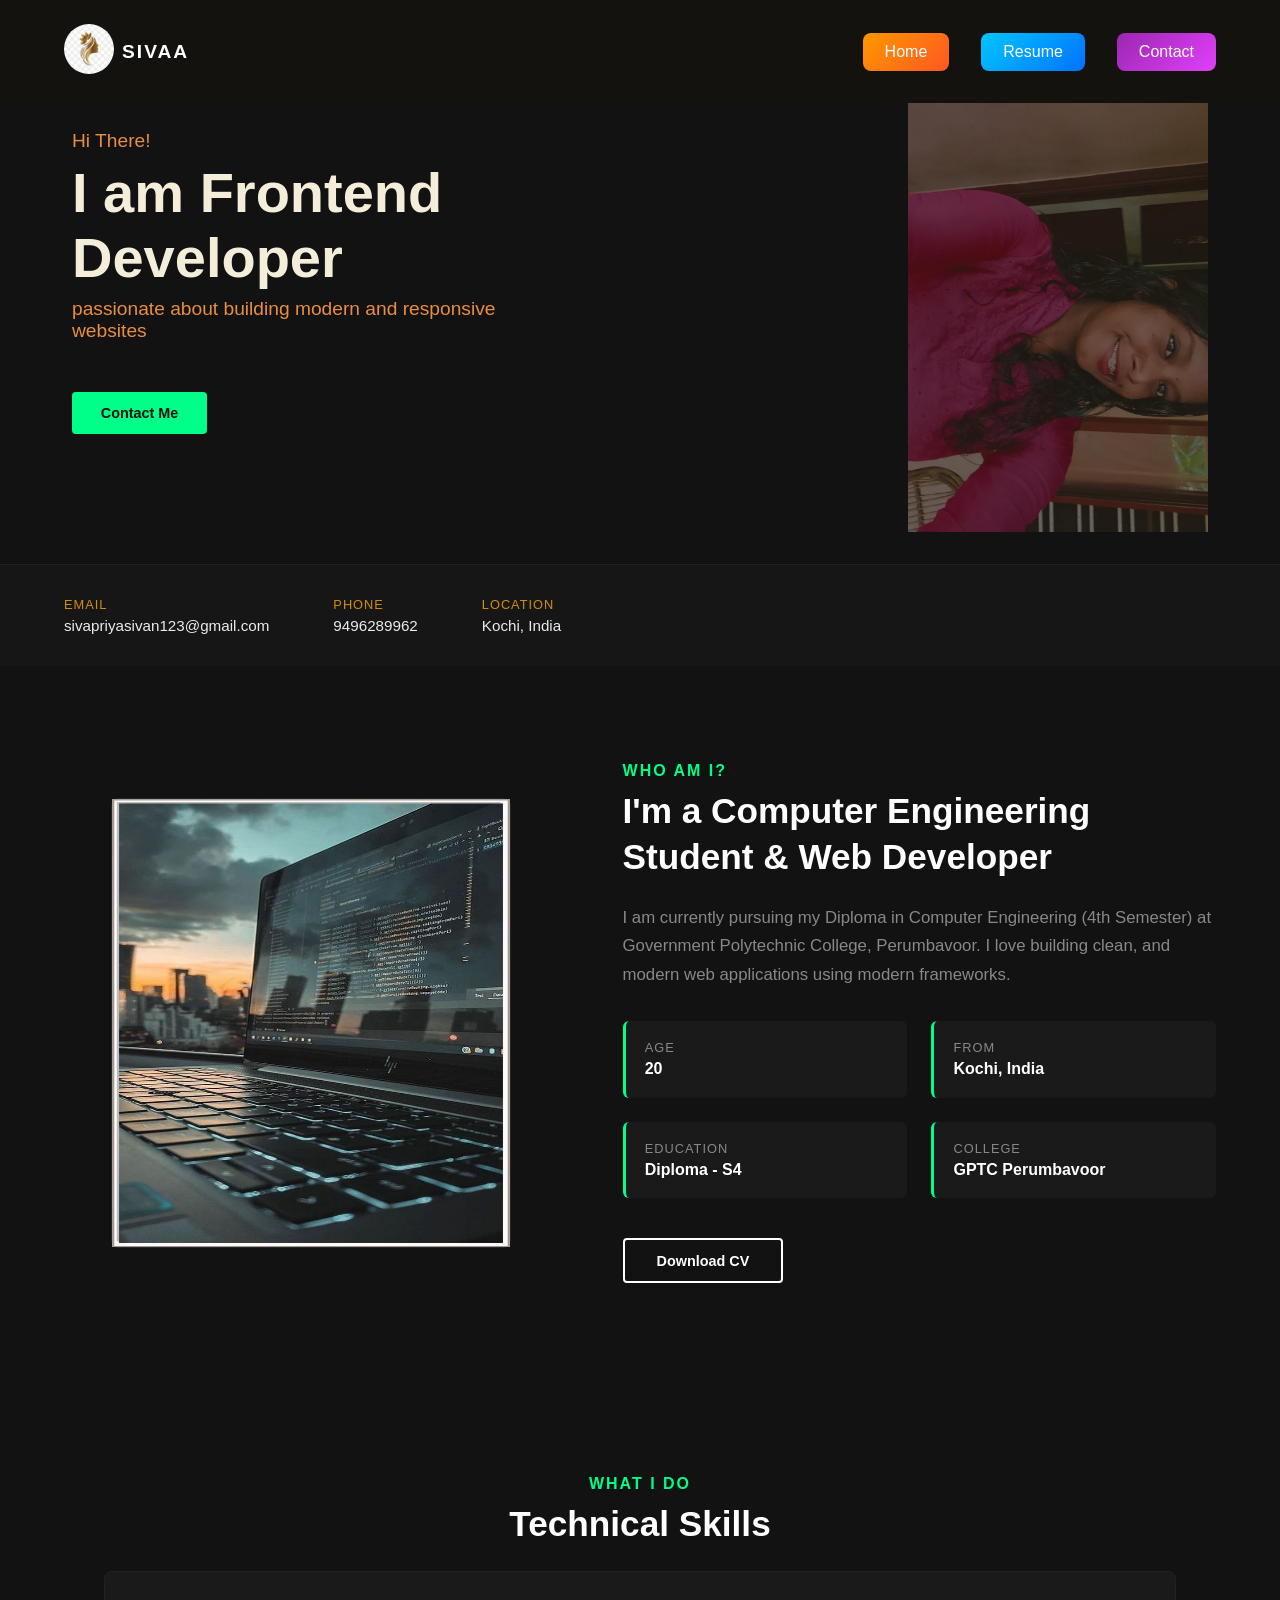
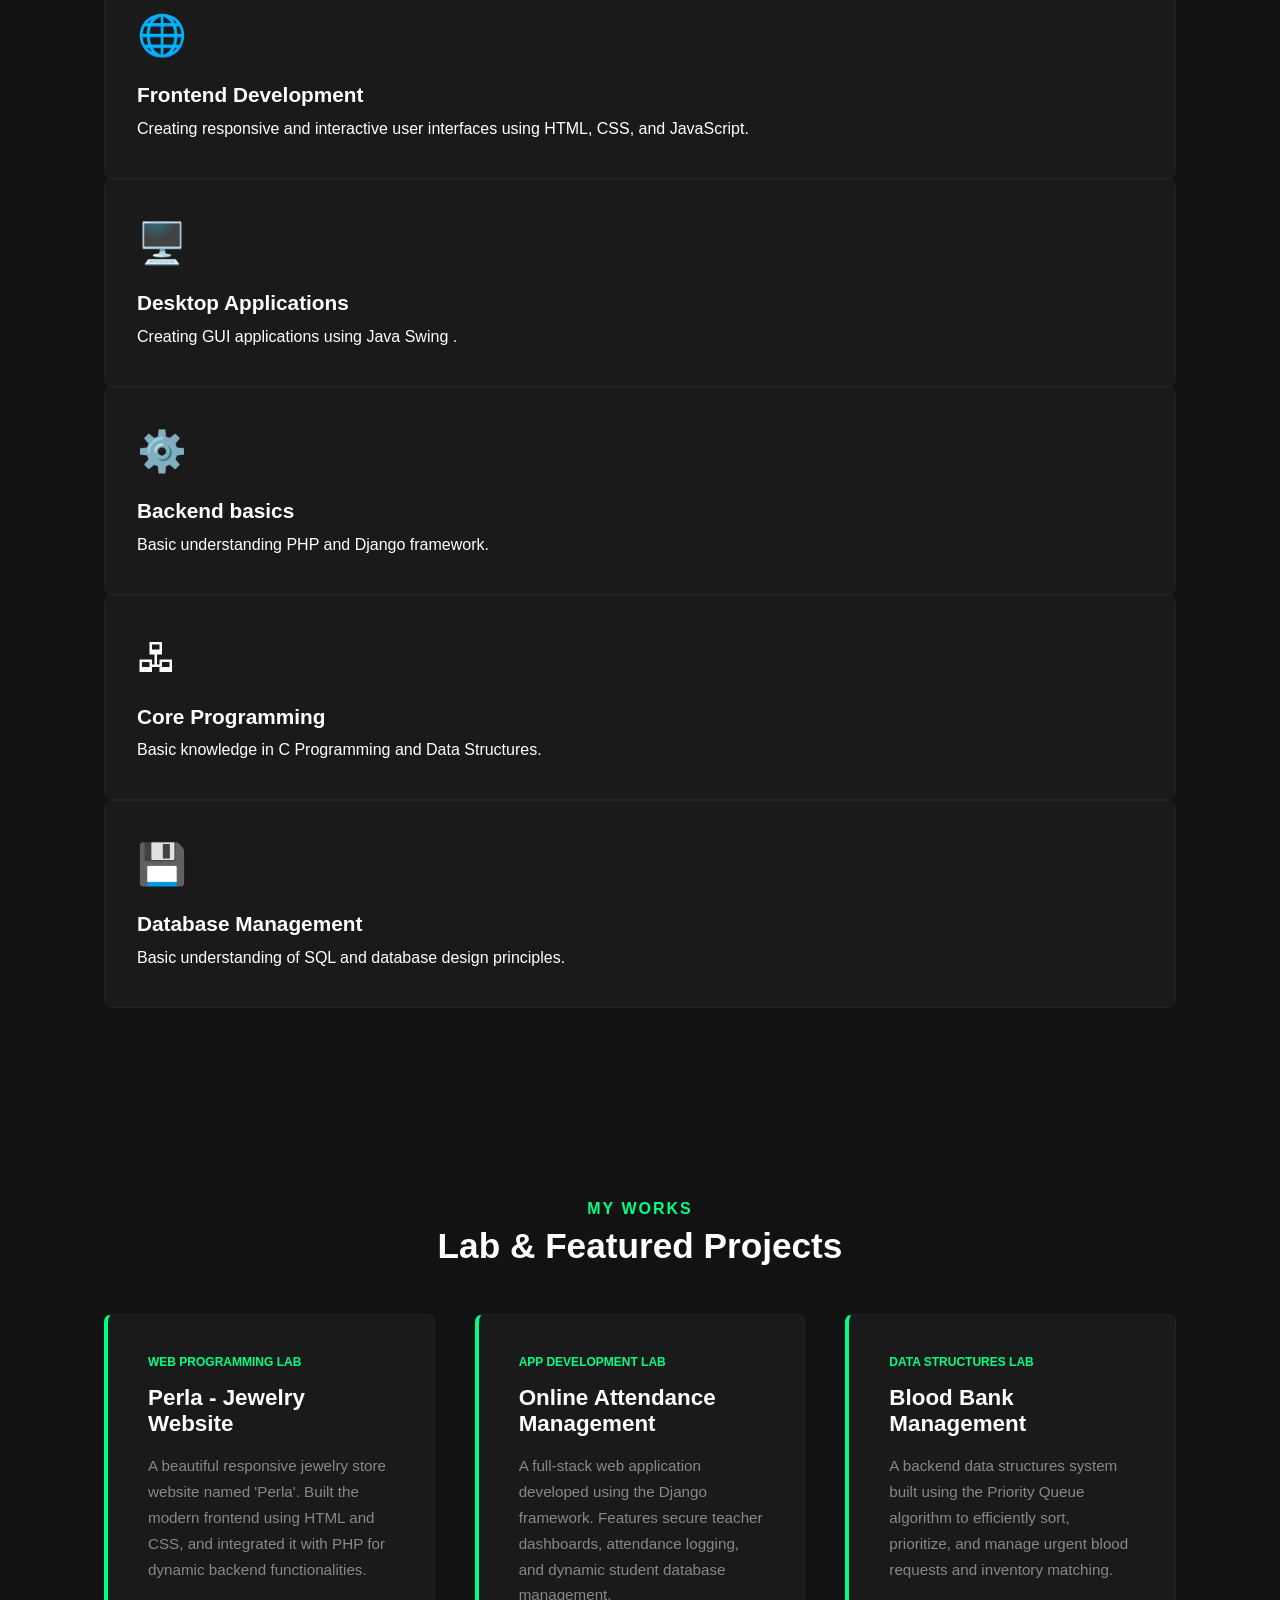
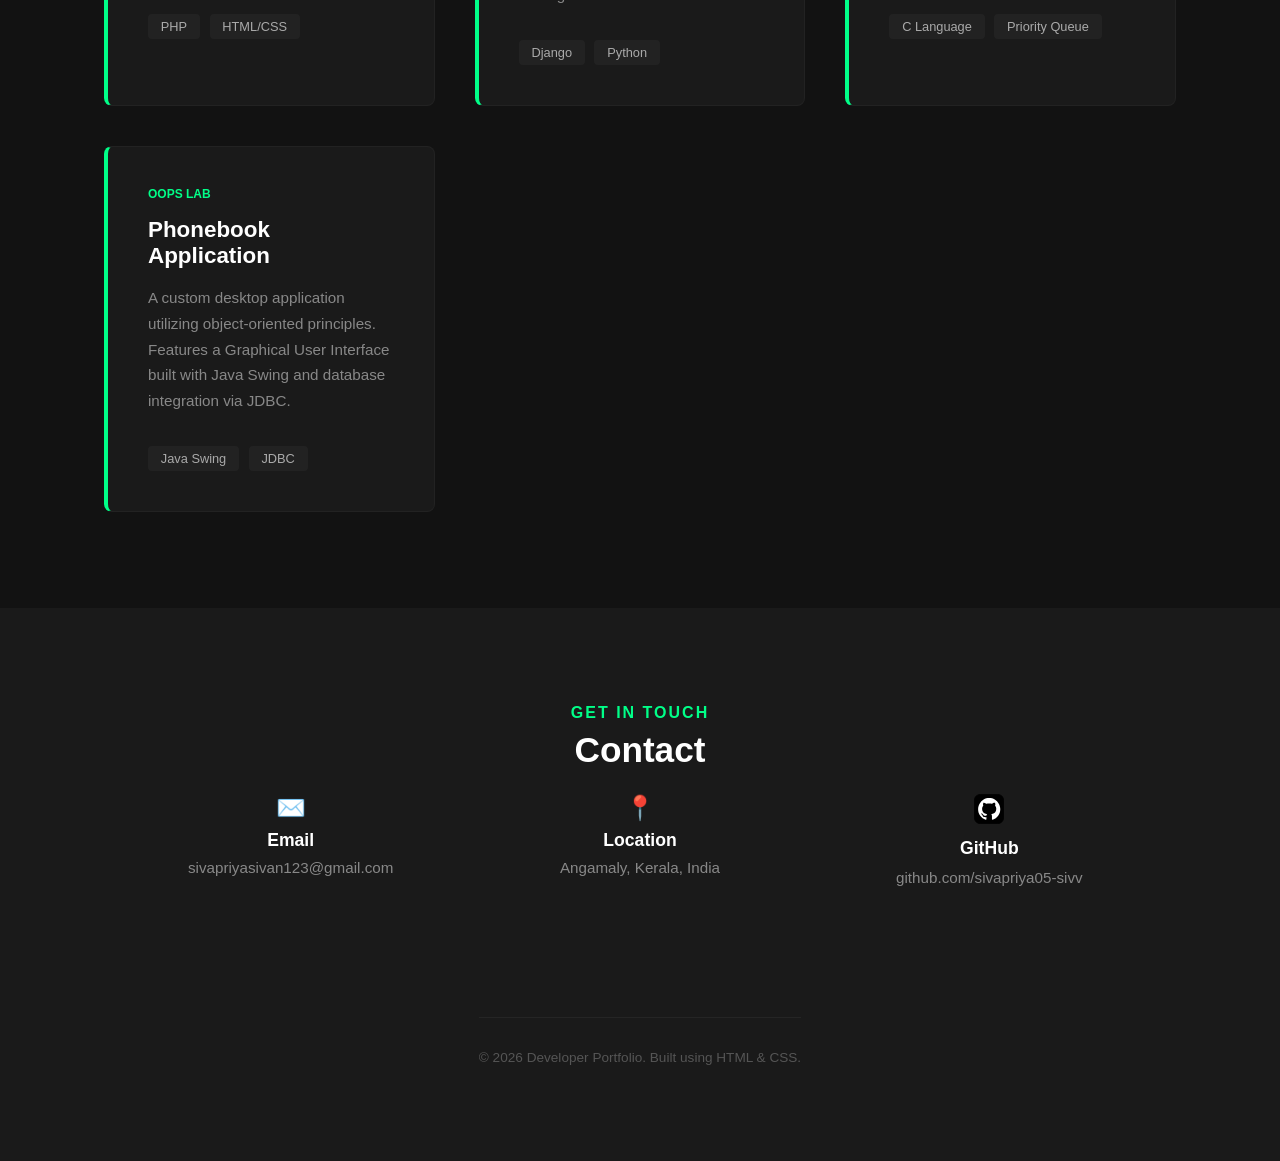
<file: index.html>
<!DOCTYPE html>
<html lang="en">
<head>
    <meta charset="UTF-8">
    <meta name="viewport" content="width=device-width, initial-scale=1.0">
    <title>PORTFOLIO</title>
    <link rel="stylesheet" href="style.css">
</head>
<body>
    <body>
    <nav class="navbar">
        
        <div class="logo">
            <span class="logo-icon">
                <img src="logo.jpg" alt="Logo" width="50" height="50" style="border-radius: 50%;">
            </span>
            SIVAA
        </div>

        <div class="nav-links">

            <a href="index.html">
                <button style="background: linear-gradient(135deg, #ff9800, #ff5722); color: white;border: none;padding: 10px 22px;border-radius: 8px;
                        cursor: pointer;font-size: 16px;transition: 0.3s;box-shadow: #ff5722;">Home</button></a>

            <a href="resume.html" target="_blank">
                <button style="background: linear-gradient(135deg, #00c6ff, #0072ff);color: white;border: none;padding: 10px 22px;border-radius: 8px;
                        cursor: pointer;font-size: 16px;transition: 0.3s;">Resume</button></a>

            <a href="#contact">
                <button style="background: linear-gradient(135deg, #9c27b0, #e040fb);color: white;border: none;padding: 10px 22px;border-radius: 8px;
                        cursor: pointer;font-size: 16px;transition: 0.3s;">Contact</button></a>
            </div>
    </nav>

    
        <div class="container">
            
            <div class="hero-text">
                <p style="font-size: 1.2rem;color:#e88d43; margin-bottom: 0.5rem;">Hi There!</p>
                <h1 style="font-size: 3.5rem;font-weight: bold;margin-bottom: 0.5rem;color:#f4edd9;">I am  <span >Frontend Developer</span></h1>
                <p style="font-size: 1.2rem;
                 color:#e88d43;
                 margin-bottom: 2rem;" >passionate about building modern and  responsive websites</p>
                <br>
                <a href="#contact" class="btn-contact">Contact Me</a>
            </div>

            <div class="hero-image">
                <div class="image-placeholder"><img src="cutieee.jpeg" alt="Hero Image" width="300" height="500"></div>
            </div>

        </div>

        <div class="hero-info">
            <div class="info-item">
                <span class="info-label">Email</span>
                <span class="info-value">sivapriyasivan123@gmail.com</span>
            </div>
            <div class="info-item">
                <span class="info-label">Phone</span>
                <span class="info-value">9496289962</span>
            </div>
            <div class="info-item">
                <span class="info-label">Location</span>
                <span class="info-value">Kochi, India</span>
            </div>
        </div>
       <div id="resume" class="about-section">
    
        <div class="about-container">
            
            <div class="about-image-box">
                <div class="about-img-placeholder"><img src="about.jpg" alt="About Image" width="100%" height="100%"></div>
            </div>

            <div class="about-content-box">
                <p style="font-size: 1rem;color: #00ff88;font-weight: 600;text-transform: uppercase;letter-spacing: 2px;margin-bottom: 0.5rem;">Who am I?</p>
                <h2 style=" font-size: 2.2rem;font-weight: 700;line-height: 1.3;margin-bottom: 1.5rem;">I'm a Computer Engineering Student & Web Developer</h2>
                <p style="color:#888888;font-size: 1.05rem;line-height: 1.7;margin-bottom: 2rem;">
                    I am currently pursuing my Diploma in Computer Engineering (4th Semester) at Government Polytechnic College, Perumbavoor. I love building clean, and modern web applications using modern frameworks.
                </p>

                <div class="about-details-grid">
                    <div class="detail-card">
                        <span class="card-label">Age</span>
                        <span class="card-value">20</span>
                    </div>
                    <div class="detail-card">
                        <span class="card-label">From</span>
                        <span class="card-value">Kochi, India</span>
                    </div>
                    <div class="detail-card">
                        <span class="card-label">Education</span>
                        <span class="card-value">Diploma - S4</span>
                    </div>
                    <div class="detail-card">
                        <span class="card-label">College</span>
                        <span class="card-value">GPTC Perumbavoor</span>
                    </div>
                </div>

                <a href="resume.pdf" target="_blank" class="btn-download" download>Download CV</a>
            </div>

        </div>
    </div>
   <div id="skills" class="skills-section">
        <p style="font-size: 1rem;color: #00ff88;font-weight: 600;text-transform: uppercase;letter-spacing: 2px;margin-bottom: 0.5rem;">What I Do</p>
        <h2 style=" font-size: 2.2rem;font-weight: 700;line-height: 1.3;margin-bottom: 1.5rem;">Technical Skills</h2>

    
        

            <div class="skill-card">
                <div class="skill-icon">🌐</div>
                <h3>Frontend Development</h3>
                <p>Creating responsive and interactive user interfaces using HTML, CSS, and JavaScript.</p>
            </div>

            <div class="skill-card">
                <div class="skill-icon">🖥️</div>
                <h3>Desktop Applications</h3>
                <p>Creating GUI applications using Java Swing .</p>
            </div>
            <div class="skill-card">
                <div class="skill-icon">⚙️</div>
                <h3>Backend basics</h3>
                <p>Basic understanding PHP  and Django framework.</p>
            </div>
            <div class="skill-card">
                <div class="skill-icon">🖧</div>
                <h3>Core Programming</h3>
                <p> Basic knowledge in C Programming and  Data Structures.</p>
            </div>

            <div class="skill-card">
                <div class="skill-icon">💾</div>
                <h3>Database Management</h3>
                <p>Basic understanding of SQL and database design principles.</p>
            </div>
             
        
        </div>
    </div>  

    <div id="portfolio" style="padding: 6rem 4rem; background-color: #121212; max-width: 1200px; margin: 0 auto;">
        <p style="font-size: 1rem; color: #00ff88; font-weight: 600; text-transform: uppercase; letter-spacing: 2px; text-align: center; margin-bottom: 0.5rem;">My Works</p>
        <h2 style="font-size: 2.2rem; font-weight: 700; text-align: center; color: #ffffff; margin-bottom: 3rem;">Lab & Featured Projects</h2>

        <div style="display: grid; grid-template-columns: repeat(auto-fit, minmax(300px, 1fr)); gap: 2.5rem;">
            
            <div style="background-color: #1a1a1a; padding: 2.5rem; border-radius: 8px; border: 1px solid #222222; border-left: 4px solid #00ff88;">
                <p style="font-size: 0.75rem; color: #00ff88; font-weight: 600; text-transform: uppercase; margin-bottom: 1rem;">Web Programming Lab</p>
                <h3 style="font-size: 1.4rem; font-weight: 600; margin-bottom: 1rem; color: #ffffff;">Perla - Jewelry Website</h3>
                <p style="font-size: 0.95rem; color: #888888; line-height: 1.7; margin-bottom: 2rem;">A beautiful responsive jewelry store website named 'Perla'. Built the modern frontend using HTML and CSS, and integrated it with PHP for dynamic backend functionalities.</p>
                <div style="display: flex; gap: 0.6rem;">
                    <span style="font-size: 0.8rem; color: #aaaaaa; background-color: #222222; padding: 0.3rem 0.8rem; border-radius: 4px;">PHP</span>
                    <span style="font-size: 0.8rem; color: #aaaaaa; background-color: #222222; padding: 0.3rem 0.8rem; border-radius: 4px;">HTML/CSS</span>
                </div>
            </div>

            <div style="background-color: #1a1a1a; padding: 2.5rem; border-radius: 8px; border: 1px solid #222222; border-left: 4px solid #00ff88;">
                <p style="font-size: 0.75rem; color: #00ff88; font-weight: 600; text-transform: uppercase; margin-bottom: 1rem;">App Development Lab</p>
                <h3 style="font-size: 1.4rem; font-weight: 600; margin-bottom: 1rem; color: #ffffff;">Online Attendance Management</h3>
                <p style="font-size: 0.95rem; color: #888888; line-height: 1.7; margin-bottom: 2rem;">A full-stack web application developed using the Django framework. Features secure teacher dashboards, attendance logging, and dynamic student database management.</p>
                <div style="display: flex; gap: 0.6rem;">
                    <span style="font-size: 0.8rem; color: #aaaaaa; background-color: #222222; padding: 0.3rem 0.8rem; border-radius: 4px;">Django</span>
                    <span style="font-size: 0.8rem; color: #aaaaaa; background-color: #222222; padding: 0.3rem 0.8rem; border-radius: 4px;">Python</span>
                </div>
            </div>

            <div style="background-color: #1a1a1a; padding: 2.5rem; border-radius: 8px; border: 1px solid #222222; border-left: 4px solid #00ff88;">
                <p style="font-size: 0.75rem; color: #00ff88; font-weight: 600; text-transform: uppercase; margin-bottom: 1rem;">Data Structures Lab</p>
                <h3 style="font-size: 1.4rem; font-weight: 600; margin-bottom: 1rem; color: #ffffff;">Blood Bank Management</h3>
                <p style="font-size: 0.95rem; color: #888888; line-height: 1.7; margin-bottom: 2rem;">A backend data structures system built using the Priority Queue algorithm to efficiently sort, prioritize, and manage urgent blood requests and inventory matching.</p>
                <div style="display: flex; gap: 0.6rem;">
                    <span style="font-size: 0.8rem; color: #aaaaaa; background-color: #222222; padding: 0.3rem 0.8rem; border-radius: 4px;">C Language</span>
                    <span style="font-size: 0.8rem; color: #aaaaaa; background-color: #222222; padding: 0.3rem 0.8rem; border-radius: 4px;">Priority Queue</span>
                </div>
            </div>

            <div style="background-color: #1a1a1a; padding: 2.5rem; border-radius: 8px; border: 1px solid #222222; border-left: 4px solid #00ff88;">
                <p style="font-size: 0.75rem; color: #00ff88; font-weight: 600; text-transform: uppercase; margin-bottom: 1rem;">OOPs Lab</p>
                <h3 style="font-size: 1.4rem; font-weight: 600; margin-bottom: 1rem; color: #ffffff;">Phonebook Application</h3>
                <p style="font-size: 0.95rem; color: #888888; line-height: 1.7; margin-bottom: 2rem;">A custom desktop application utilizing object-oriented principles. Features a Graphical User Interface built with Java Swing and database integration via JDBC.</p>
                <div style="display: flex; gap: 0.6rem;">
                    <span style="font-size: 0.8rem; color: #aaaaaa; background-color: #222222; padding: 0.3rem 0.8rem; border-radius: 4px;">Java Swing</span>
                    <span style="font-size: 0.8rem; color: #aaaaaa; background-color: #222222; padding: 0.3rem 0.8rem; border-radius: 4px;">JDBC</span>
                </div>
            </div>

        </div>
    </div>
    <div id="contact" style="padding: 6rem 4rem; background-color: #1a1a1a; text-align: center;">
        <p style="font-size: 1rem; color: #00ff88; font-weight: 600; text-transform: uppercase; letter-spacing: 2px; margin-bottom: 0.5rem;">Get In Touch</p>
        <h2 style="font-size: 2.2rem; font-weight: 700; color: #ffffff; margin-bottom: 1.5rem;">Contact</h2>
    

        <div style="display: flex; flex-wrap: wrap; justify-content: center; gap: 3rem; max-width: 1000px; margin: 0 auto;">
            
            <div style="flex: 1; min-width: 250px; text-align: center;">
                <p style="font-size: 1.5rem; margin-bottom: 0.5rem;">✉️</p>
                <h4 style="font-size: 1.1rem; color: #ffffff; margin-bottom: 0.5rem;">Email</h4>
                <p style="font-size: 0.95rem; color: #888888;">sivapriyasivan123@gmail.com</p>
            </div>

            <div style="flex: 1; min-width: 250px; text-align: center;">
                <p style="font-size: 1.5rem; margin-bottom: 0.5rem;">📍</p>
                <h4 style="font-size: 1.1rem; color: #ffffff; margin-bottom: 0.5rem;">Location</h4>
                <p style="font-size: 0.95rem; color: #888888;">Angamaly, Kerala, India</p>
            </div>

            <div style="flex: 1; min-width: 250px; text-align: center;">
                <p style="font-size: 1.5rem; margin-bottom: 0.5rem;"><img src="github.svg" alt="GitHub" style="width: 30px; height:3;"></p>
                <h4 style="font-size: 1.1rem; color: #ffffff; margin-bottom: 0.5rem;">GitHub</h4>
                <p style="font-size: 0.95rem; color: #888888; line-height: 1.5;">github.com/sivapriya05-sivv</p>
            </div>
        

        <div style="margin-top: 5rem; padding-top: 2rem; border-top: 1px solid #252525; color: #555555; font-size: 0.85rem;">
            © 2026 Developer Portfolio. Built using HTML & CSS.
        </div>
    </div>
</body>
</html>
</body>
</html>
</file>
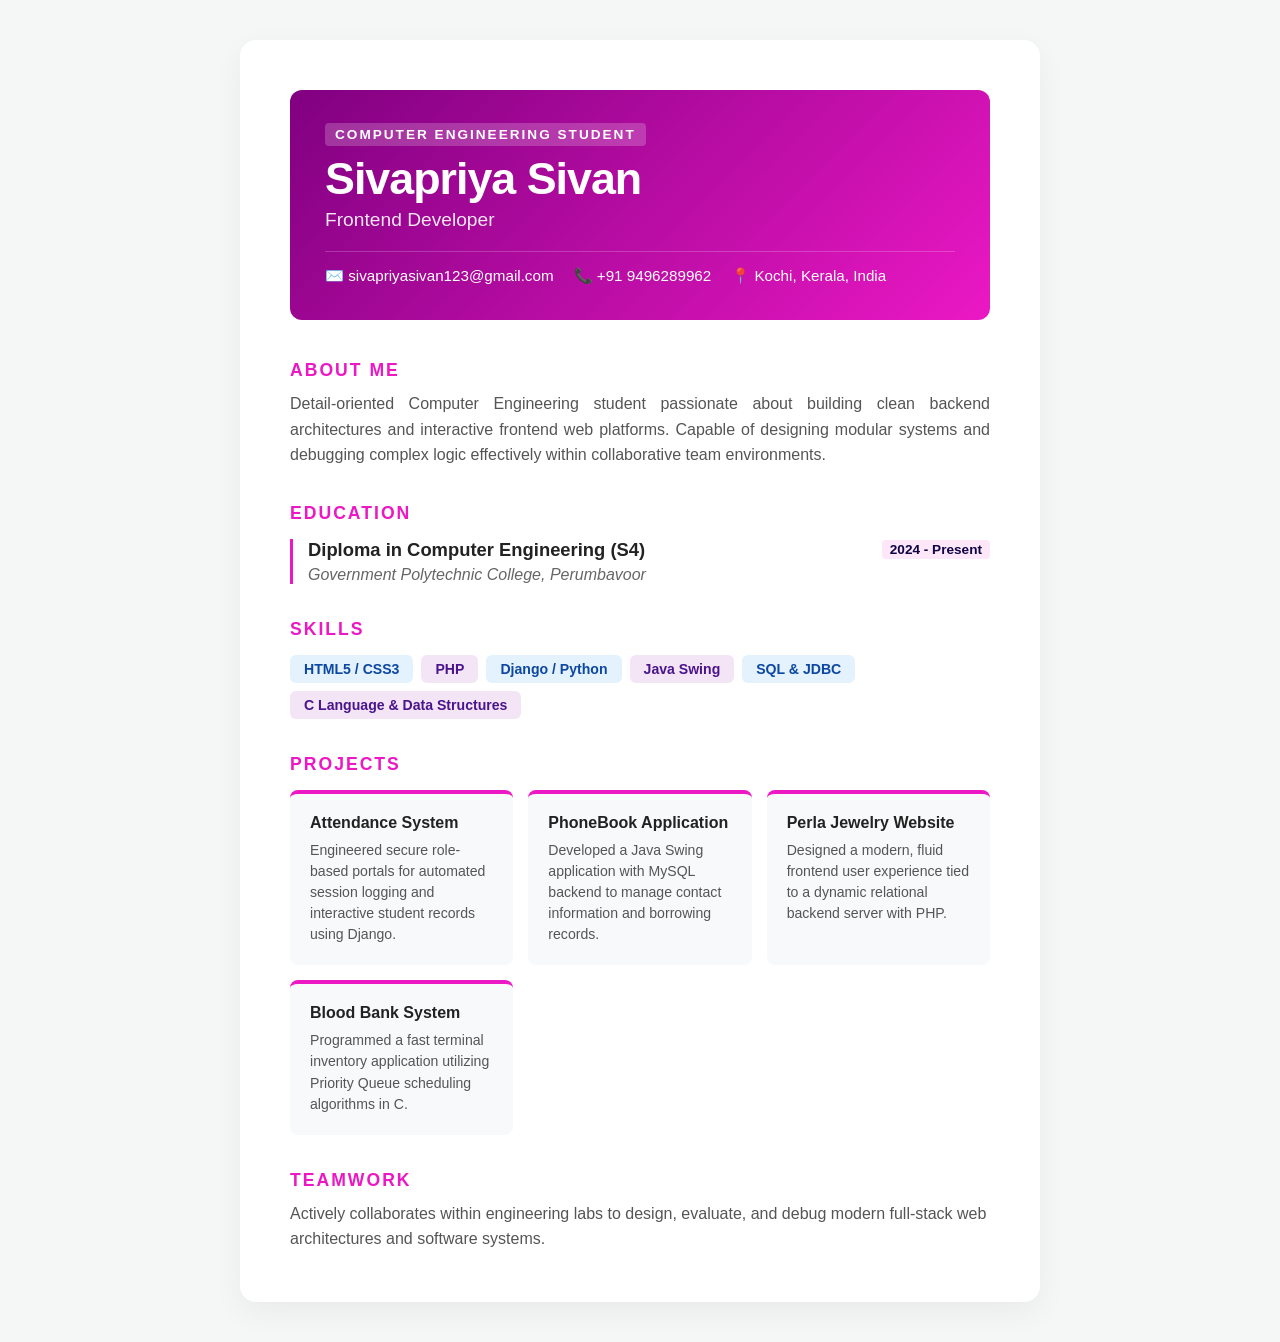
<file: resume.html>
<!DOCTYPE html>
<html lang="en">
<head>
    <meta charset="UTF-8">
    <meta name="viewport" content="width=device-width, initial-scale=1.0">
    <title>Sivapriya Sivan - Resume</title>
</head>
<body style="background: #f4f7f6; font-family: 'Segoe UI', Tahoma, Geneva, Verdana, sans-serif; display: flex; justify-content: center; padding: 40px 15px; margin: 0;">

    <div style="background: #ffffff; width: 100%; max-width: 800px; border-radius: 16px; box-shadow: 0 10px 30px rgba(0,0,0,0.05); padding: 50px; box-sizing: border-box;">
        
        <div style="background: linear-gradient(135deg,purple, #eb18c4); padding: 35px; border-radius: 12px; color: #ffffff; margin-bottom: 40px;">
            <span style="font-size: 0.85rem; text-transform: uppercase; letter-spacing: 2px; background: rgba(255,255,255,0.2); padding: 4px 10px; border-radius: 4px; font-weight: 600;">Computer Engineering Student</span>
            <h1 style="font-size: 2.8rem; margin: 10px 0 5px 0; font-weight: 800; letter-spacing: -1px;">Sivapriya Sivan</h1>
            <p style="font-size: 1.2rem; margin: 0 0 20px 0; font-weight: 500; opacity: 0.9;">Frontend Developer</p>
            
            <div style="display: flex; flex-wrap: wrap; gap: 20px; font-size: 0.95rem; border-top: 1px solid rgba(255,255,255,0.2); padding-top: 15px;">
                <div>✉️ sivapriyasivan123@gmail.com</div>
                <div>📞 +91 9496289962</div>
                <div>📍 Kochi, Kerala, India</div>
            </div>
        </div>

        <div style="margin-bottom: 35px;">
            <h2 style="font-size: 1.1rem; text-transform: uppercase; letter-spacing: 2px; color: #eb18c4; margin-bottom: 10px; font-weight: 700;">About Me</h2>
            <p style="font-size: 1rem; color: #555555; line-height: 1.6; margin: 0; text-align: justify;">
                Detail-oriented Computer Engineering student passionate about building clean backend architectures and interactive frontend web platforms. Capable of designing modular systems and debugging complex logic effectively within collaborative team environments.
            </p>
        </div>

        <div style="margin-bottom: 35px;">
            <h2 style="font-size: 1.1rem; text-transform: uppercase; letter-spacing: 2px; color: #eb18c4; margin-bottom: 15px; font-weight: 700;">Education</h2>
            <div style="border-left: 3px solid #eb18c4; padding-left: 15px;">
                <div style="display: flex; justify-content: space-between; align-items: center; flex-wrap: wrap;">
                    <h3 style="font-size: 1.15rem; color: #222222; margin: 0; font-weight: 600;">Diploma in Computer Engineering (S4)</h3>
                    <span style="font-size: 0.85rem; color: #0f0446; font-weight: 600; background: rgba(235, 24, 196, 0.1); padding: 2px 8px; border-radius: 4px;">2024 - Present</span>
                </div>
                <p style="font-size: 1rem; color: #666666; margin: 5px 0 0 0; font-style: italic;">Government Polytechnic College, Perumbavoor</p>
            </div>
        </div>

        <div style="margin-bottom: 35px;">
            <h2 style="font-size: 1.1rem; text-transform: uppercase; letter-spacing: 2px; color: #eb18c4; margin-bottom: 15px; font-weight: 700;">Skills</h2>
            <div style="display: flex; flex-wrap: wrap; gap: 8px;">
                <span style="background: #e3f2fd; color: #0d47a1; padding: 6px 14px; border-radius: 6px; font-size: 0.88rem; font-weight: 600;">HTML5 / CSS3</span>
                <span style="background: #f3e5f5; color: #4a148c; padding: 6px 14px; border-radius: 6px; font-size: 0.88rem; font-weight: 600;">PHP</span>
                <span style="background: #e3f2fd; color: #0d47a1; padding: 6px 14px; border-radius: 6px; font-size: 0.88rem; font-weight: 600;">Django / Python</span>
                <span style="background: #f3e5f5; color: #4a148c; padding: 6px 14px; border-radius: 6px; font-size: 0.88rem; font-weight: 600;">Java Swing</span>
                <span style="background: #e3f2fd; color: #0d47a1; padding: 6px 14px; border-radius: 6px; font-size: 0.88rem; font-weight: 600;">SQL & JDBC</span>
                <span style="background: #f3e5f5; color: #4a148c; padding: 6px 14px; border-radius: 6px; font-size: 0.88rem; font-weight: 600;">C Language & Data Structures</span>
            </div>
        </div>

        <div style="margin-bottom: 35px;">
            <h2 style="font-size: 1.1rem; text-transform: uppercase; letter-spacing: 2px; color: #eb18c4; margin-bottom: 15px; font-weight: 700;">Projects</h2>
            
            <div style="display: grid; grid-template-columns: repeat(auto-fit, minmax(220px, 1fr)); gap: 15px;">
                
                <div style="background: #f8f9fa; padding: 20px; border-radius: 8px; border-top: 4px solid #eb18c4;">
                    <h3 style="font-size: 1rem; color: #222222; margin: 0 0 8px 0; font-weight: 600;">Attendance System</h3>
                    <p style="font-size: 0.88rem; color: #555555; margin: 0; line-height: 1.5;">Engineered secure role-based portals for automated session logging and interactive student records using Django.</p>
                </div>
                <div style="background: #f8f9fa; padding: 20px; border-radius: 8px; border-top: 4px solid #eb18c4;">
                    <h3 style="font-size: 1rem; color: #222222; margin: 0 0 8px 0; font-weight: 600;">PhoneBook Application</h3>
                    <p style="font-size: 0.88rem; color: #555555; margin: 0; line-height: 1.5;">Developed a Java Swing application with MySQL backend to manage contact information and borrowing records.</p>
                </div>
                <div style="background: #f8f9fa; padding: 20px; border-radius: 8px; border-top: 4px solid #eb18c4;">
                    <h3 style="font-size: 1rem; color: #222222; margin: 0 0 8px 0; font-weight: 600;">Perla Jewelry Website</h3>
                    <p style="font-size: 0.88rem; color: #555555; margin: 0; line-height: 1.5;">Designed a modern, fluid frontend user experience tied to a dynamic relational backend server with PHP.</p>
                </div>

                <div style="background: #f8f9fa; padding: 20px; border-radius: 8px; border-top: 4px solid #eb18c4;">
                    <h3 style="font-size: 1rem; color: #222222; margin: 0 0 8px 0; font-weight: 600;">Blood Bank System</h3>
                    <p style="font-size: 0.88rem; color: #555555; margin: 0; line-height: 1.5;">Programmed a fast terminal inventory application utilizing Priority Queue scheduling algorithms in C.</p>
                </div>

            </div>
        </div>

        <div>
            <h2 style="font-size: 1.1rem; text-transform: uppercase; letter-spacing: 2px; color: #eb18c4; margin-bottom: 10px; font-weight: 700;">TeamWork</h2>
            <p style="font-size: 1rem; color: #555555; line-height: 1.6; margin: 0;">
                Actively  collaborates within engineering labs to design, evaluate, and debug modern full-stack web architectures and software systems.
            </p>
        </div>

    </div>

</body>
</html>
</file>
<file: style.css>
* {
    margin: 0;
    padding: 0;
    box-sizing: border-box;
    font-family: 'Segoe UI', Roboto, sans-serif;
}
:root {
    --bg-matte-black: #121212; 
    --bg-card-dark: #1a1a1a;    
    --accent-color: #ffffff;     
    --text-primary: #ffffff;
    --text-muted: #888888;
}

body {
    background-color:var(--bg-matte-black); 
    color: var(--text-primary);
}


.navbar {
    display: flex;
    justify-content: space-between;
    align-items: center;
    padding: 1.5rem 4rem;
    background-color: #13120E;
    position: fixed;
    width: 100%;
    top: 0;
    z-index: 1000;
}

.logo {
    font-size: 1.2rem;
    font-weight: bold;
    letter-spacing: 2px;
    display: flex;
    align-items: center;
    gap: 8px;
    color:var(--text-primary);
}

.logo-icon {
    color: var(--accent-color);
}

.nav-links {
    display: flex;
    list-style: none;
    gap: 2rem;
}


.nav-links a:hover {

    color: var(--accent-color);
    box-shadow: #13120E;
}

.container {
    display: flex;
    align-items: center;
    justify-content: space-between;
    max-width: 1200px;
    margin: auto;
    width: 100%;
    padding: 2rem;
    flex-grow: 1;
}

.hero-text {
    flex: 1;
    max-width: 500px;
}





.btn-contact {
    display: inline-block;
    background-color: #00ff88;
    color: #111111;
    padding: 0.8rem 1.8rem;
    text-decoration: none;
    font-weight: bold;
    font-size: 0.9rem;
    border-radius: 4px;
    transition: background 0.3s;
}

.btn-contact:hover {
    background-color: #00cc6e;
}


.hero-image {
    flex: 1;
    display: flex;
    justify-content: flex-end;
    height: 100%;
}

.image-placeholder {
    width: 300px;
    height: 500px;
    background-color: #222222;
    border-radius: 8px;
    opacity: 0.6;
}


.hero-info {
    display: flex;
    background-color: #161616;
    padding: 2rem 4rem;
    gap: 4rem;
    border-top: 1px solid #222222;
}

.info-item {
    display: flex;
    flex-direction: column;
    gap: 5px;
}

.info-label {
    font-size: 0.8rem;
    color: #d18e08;
    text-transform: uppercase;
    letter-spacing: 1px;
}

.info-value {
    font-size: 0.95rem;
    color: #edeaea;
}


@media (max-width: 768px) {
    .hero-container {
        flex-direction: column;
        text-align: center;
    }
    .hero-image {
        display: none; 
    }
    .hero-info {
        flex-direction: column;
        gap: 1.5rem;
        padding: 2rem;
    }
    .navbar {
        padding: 1rem;
    }
    .nav-links {
        display: none; 
    }
}

.about-section {
    padding: 6rem 4rem;
    background-color: var(--bg-matte-black);
    display: flex;
    justify-content: center;
    align-items: center;
}

.about-container {
    display: grid;
    
    grid-template-columns: 1fr 1.2fr; 
    gap: 4rem;
    max-width: 1200px;
    width: 100%;
    align-items: center;
}


.about-image-box {
    width: 100%;
    display: flex;
    justify-content: center;
}

.about-img-placeholder {
    width: 100%;
    max-width: 400px;
    height: 450px;
    background-color: #1a1a1a;
    border: 1px solid #252525;
    border-radius: 8px;
}


.about-content-box {
    display: flex;
    flex-direction: column;
}





.about-details-grid {
    display: grid;
    grid-template-columns: repeat(2, 1fr); 
    gap: 1.5rem;
    margin-bottom: 2.5rem;
}


.detail-card {
    background-color: var(--bg-card-dark);
    padding: 1.2rem;
    border-radius: 6px;
    border-left: 3px solid #00ff88; 
    display: flex;
    flex-direction: column;
    gap: 5px;
}

.card-label {
    font-size: 0.8rem;
    color: var(--text-muted);
    text-transform: uppercase;
    letter-spacing: 1px;
}

.card-value {
    font-size: 1rem;
    color: var(--text-primary);
    font-weight: 600;
}


.btn-download {
    align-self: flex-start;
    background-color: transparent;
    color: var(--text-primary);
    border: 2px solid #ffffff;
    padding: 0.8rem 2rem;
    text-decoration: none;
    font-weight: bold;
    font-size: 0.9rem;
    border-radius: 4px;
    transition: all 0.3s ease;
}

.btn-download:hover {
    background-color: #ffffff;
    color: #121212;
}


@media (max-width: 968px) {
    .about-container {
        grid-template-columns: 1fr; 
        gap: 3rem;
    }

    .about-section {
        padding: 4rem 2rem;
    }

    .section-title {
        font-size: 1.8rem;
    }

    .about-img-placeholder {
        height: 350px;
    }
}

@media (max-width: 480px) {
    .about-details-grid {
        grid-template-columns: 1fr; 
    }
}

.skills-section {
    padding: 6rem 4rem;
    background-color: var(--bg-matte-black);
    text-align: center;
    max-width: 1200px;
    margin: 0 auto;
    width: 100%;
}


.skills-grid {
    display: grid;
    grid-template-columns: repeat(auto-fit, minmax(280px, 1fr)); 
    gap: 2rem;
    margin-top: 3rem;
}


.skill-card {
    background-color: var(--bg-card-dark);
    padding: 2.5rem 2rem;
    border-radius: 8px;
    border: 1px solid #222222;
    text-align: left;
    transition: transform 0.3s ease, border-color 0.3s ease;
}


.skill-card:hover {
    transform: translateY(-5px);
    border-color: #00ff88; 
}

.skill-icon {
    font-size: 2.5rem;
    margin-bottom: 1.5rem;
    display: inline-block;
}

.skill-card h3 {
    font-size: 1.3rem;
    font-weight: 600;
    margin-bottom: 0.8rem;
    color: var(--text-primary);
}
@media (max-width: 768px) {
    .skills-section {
        padding: 4rem 2rem;
    }
    
    .skills-grid {
        grid-template-columns: 1fr; 
        gap: 1.5rem;
    }
    
    .skill-card {
        padding: 2rem 1.5rem;
    }
}
</file>
